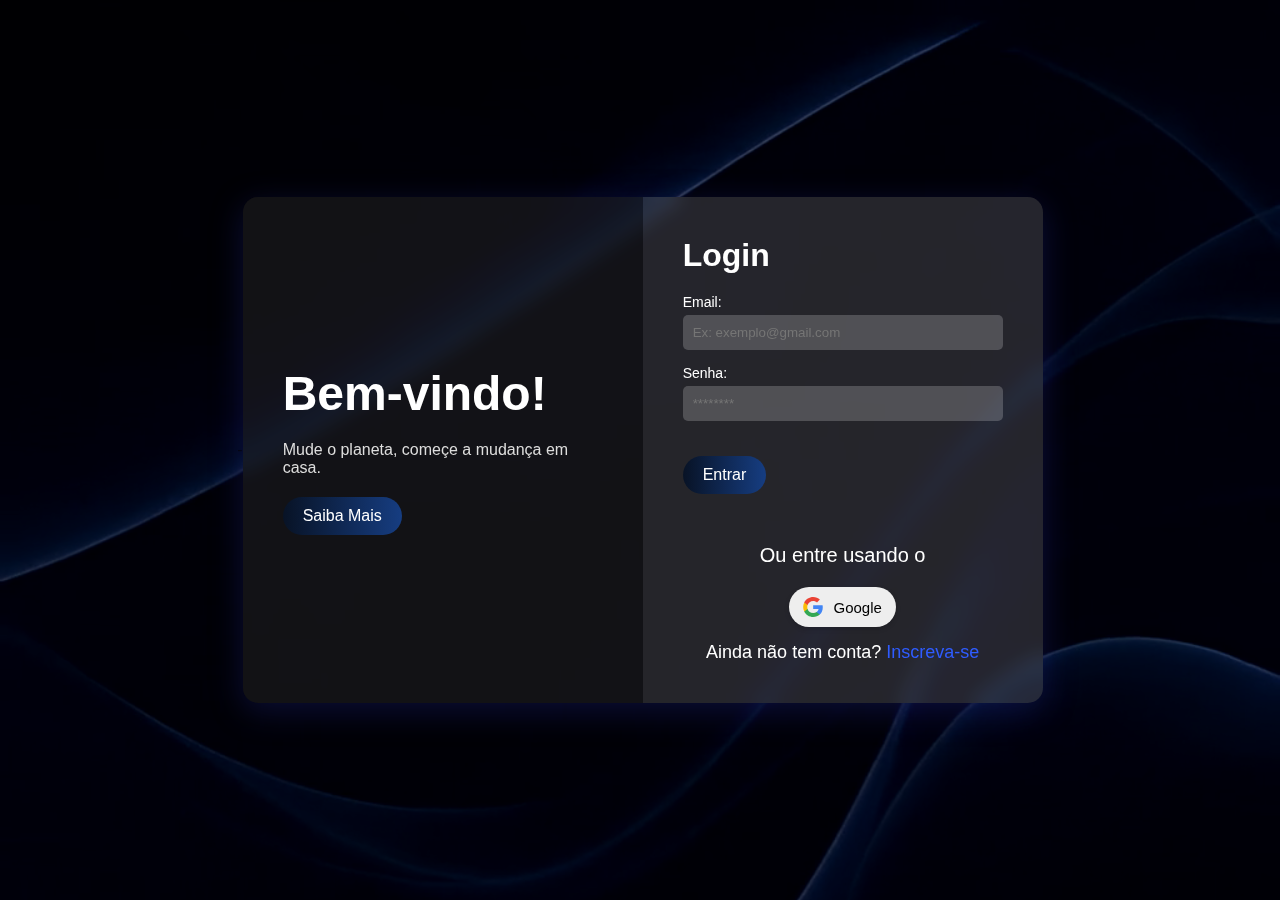
<file: index.html>
<!DOCTYPE html>
<html lang="pt-BR">
<head>
  <meta charset="UTF-8">
  <meta name="viewport" content="width=device-width, initial-scale=1">
  <title>Login Page</title>
  <link rel="stylesheet" href="login.css">
</head>
<body>

<!-- Vídeo de fundo -->
<video autoplay muted loop class="background-video">
  <source src="pixverse2F_1745717507.mp4" type="video/mp4">
</video>

<!-- Conteúdo principal -->
<div class="container">-
  <div class="card">
    <div class="welcome-section">
      <h1>Bem-vindo!</h1>
      <p>Mude o planeta, começe a mudança em casa.</p>
      <a href="educacao.html" class="learn-more-btn">Saiba Mais</a>
    </div>
    <div class="login-section">
      <h2>Login</h2>
      <form id="login-form" method="POST" action="login.php">
        <div class="input-group">
          <label for="email">Email:</label>
          <input type="email" id="email" name="email" placeholder="Ex: exemplo@gmail.com">
        </div>
        <div class="input-group">
          <label for="password">Senha:</label>
          <input type="password" id="password" name="password" placeholder="********">
        </div>

        <button type="submit" class="submit-btn">Entrar</button>

        <div class="login-google-section">
          <p class="login-alt-text">Ou entre usando o</p>
        
          <button class="google-btn">
            <img src="google.svg" alt="Google logo" class="google-icon">
            Google
          </button>
        
          <p class="signup-text">
            Ainda não tem conta? <a href="cadastro.html">Inscreva-se</a>
          </p>
        </div>
      </form>
    </div>
  </div>
</div>

<script src="index.js"></script>
</body>
</html>
</file>
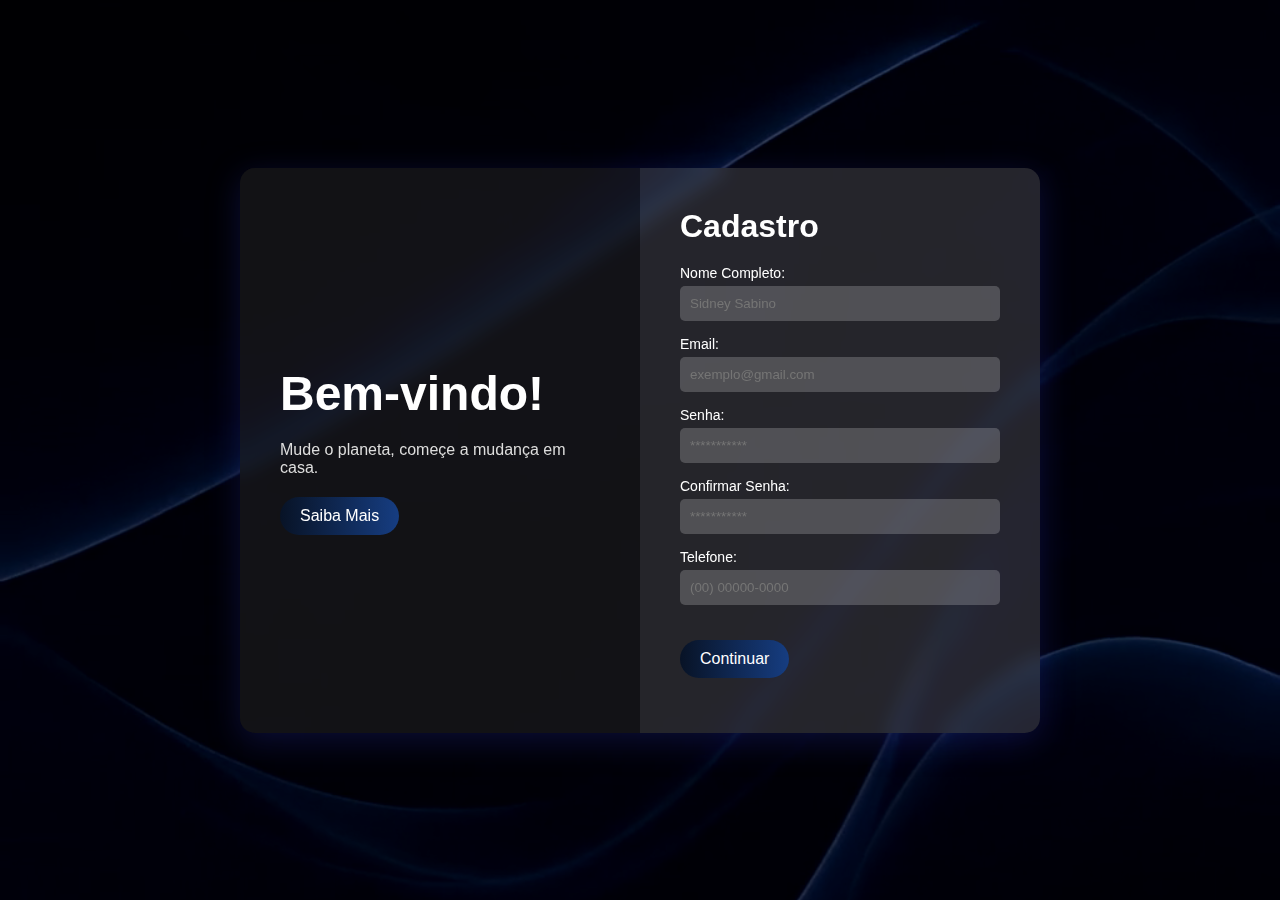
<file: cadastro.html>
<!DOCTYPE html>
<html lang="pt-BR">
<head>
  <meta charset="UTF-8">
  <meta name="viewport" content="width=device-width, initial-scale=1">
  <title>Login Page</title>
  <link rel="stylesheet" href="login.css">
</head>
<body>

<!-- Vídeo de fundo -->
<video autoplay muted loop class="background-video">
  <source src="pixverse2F_1745717507.mp4" type="video/mp4">
</video>

<!-- Conteúdo principal -->
<div class="container">
  <div class="card">
    <div class="welcome-section">
      <h1>Bem-vindo!</h1>
      <p>Mude o planeta, começe a mudança em casa.</p>
      <a href="educacao.html" class="learn-more-btn">Saiba Mais</a>
    </div>
    <div class="login-section">
      <h2>Cadastro</h2>
      <form action="cadastro.php" method="post">
<div class="input-group">
  <div class="input-group">
    <label for="username">Nome Completo:</label>
    <input type="text" id="username" name="username" placeholder="Sidney Sabino">
  </div>
  
  <div class="input-group">
    <label for="email">Email:</label>
    <input type="email" id="email" name="email" placeholder="exemplo@gmail.com">
  </div>
  
  <div class="input-group">
    <label for="password">Senha:</label>
    <input type="password" id="password" name="password" placeholder="***********">
  </div>
  
  <div class="input-group">
    <label for="confirm-password">Confirmar Senha:</label>
    <input type="password" id="confirm-password" name="confirm_password" placeholder="***********">
  </div>
  
  <div class="input-group">
    <label for="phone">Telefone:</label>
    <input type="tel" id="phone" name="phone" placeholder="(00) 00000-0000">
  </div>
        <button type="submit" class="submit-btn">Continuar</button>
      </form>
      

      
    </div>
  </div>
</div>
<script src="cadastro.js"></script>
</body>
</html>
</file>
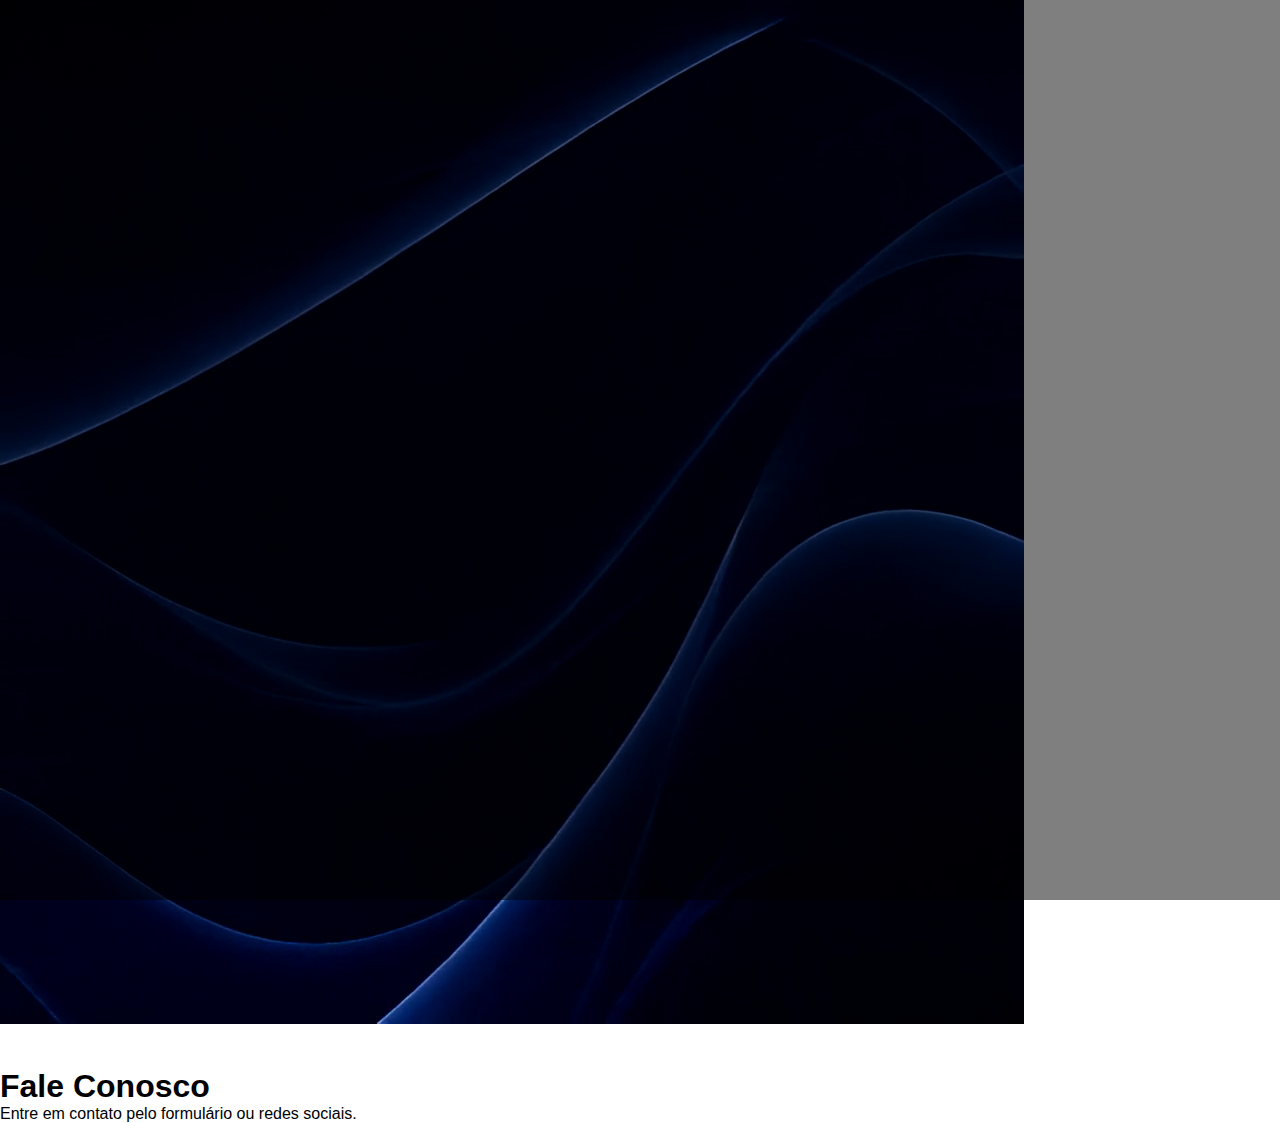
<file: contato.html>
<!DOCTYPE html>
<html lang="pt-BR">
<head>
  <meta charset="UTF-8">
  <meta name="viewport" content="width=device-width, initial-scale=1.0">
  <title>Contato | Meu Site</title>
  <link rel="stylesheet" href="principal.css">
</head>
<body>

<video autoplay muted loop id="bg-video">
  <source src="pixverse2F_1745717507.mp4" type="video/mp4">
</video>

<div class="overlay"></div>

<header>
  <div class="logo">MeuSite</div>
  <nav>
    <ul>
      <li><a href="index.html">Início</a></li>
      <li><a href="sobre.html">Sobre</a></li>
      <li><a href="servicos.html">Serviços</a></li>
      <li><a href="contato.html">Contato</a></li>
    </ul>
  </nav>
</header>

<main class="main-content">
  <h1>Fale Conosco</h1>
  <p>Entre em contato pelo formulário ou redes sociais.</p>
</main>

</body>
</html>
</file>
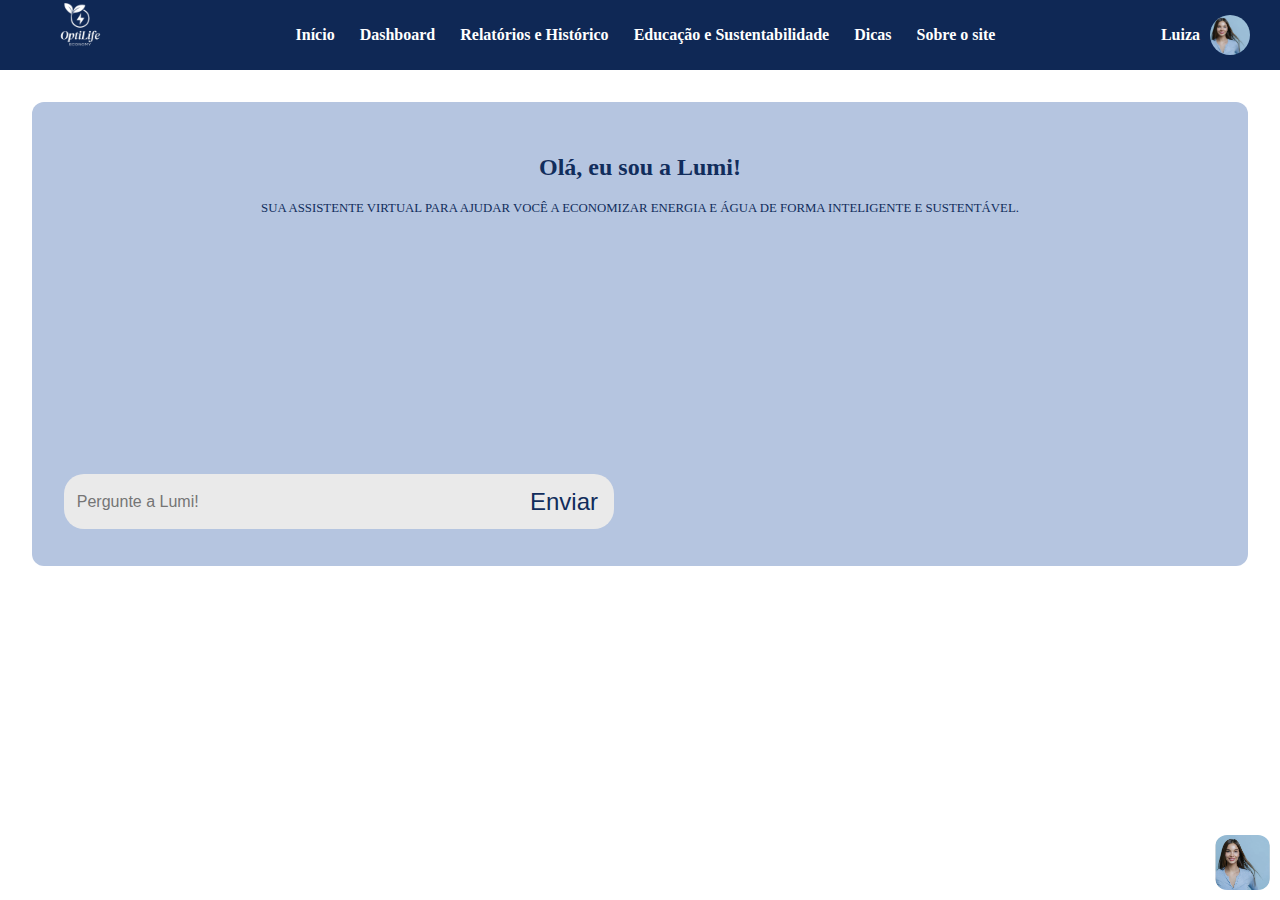
<file: ia.html>
<!DOCTYPE html>
<html lang="pt-BR">
<head>
  <meta charset="UTF-8" />
  <meta name="viewport" content="width=device-width, initial-scale=1.0"/>
  <title>Lumi</title>
  <link rel="stylesheet" href="ia.css" />
</head>
<body>
    <header class="header">
        <div class="logo">
          <img src="2.png" alt="Logo OptiLife" />
        </div>
        <nav class="navbar">
          <a href="principal.html">Início</a>
          <a href="dashboard.html">Dashboard</a>
          <a href="relatorios.html">Relatórios e Histórico</a>
          <a href="educacao.html">Educação e Sustentabilidade</a>
          <a href="dicas.html">Dicas</a>
          <a href="sobre.html">Sobre o site</a>
        </nav>
        <div class="user-info">
          <span class="username">Luiza</span>
          <img src="perfil.PNG" alt="Usuária" class="profile-pic" />
        </div>
      </header>

  <main class="container">
    <h2>Olá, eu sou a Lumi!</h2>
    <p class="subtexto">Sua assistente virtual para ajudar você a economizar energia e água de forma inteligente e sustentável.</p>
    
    <div id="mensagens" class="chat"></div>
    
    <div class="input-area">
        <input type="text" id="entrada" class="input" placeholder="Pergunte a Lumi!">
        <button id="enviar">Enviar</button>
      </div>
      


  </main>

  <img src="perfil.PNG" alt="Lumi" class="avatar-lumi"/>

  <script src="ia.js"></script>
</body>
</html>
</file>
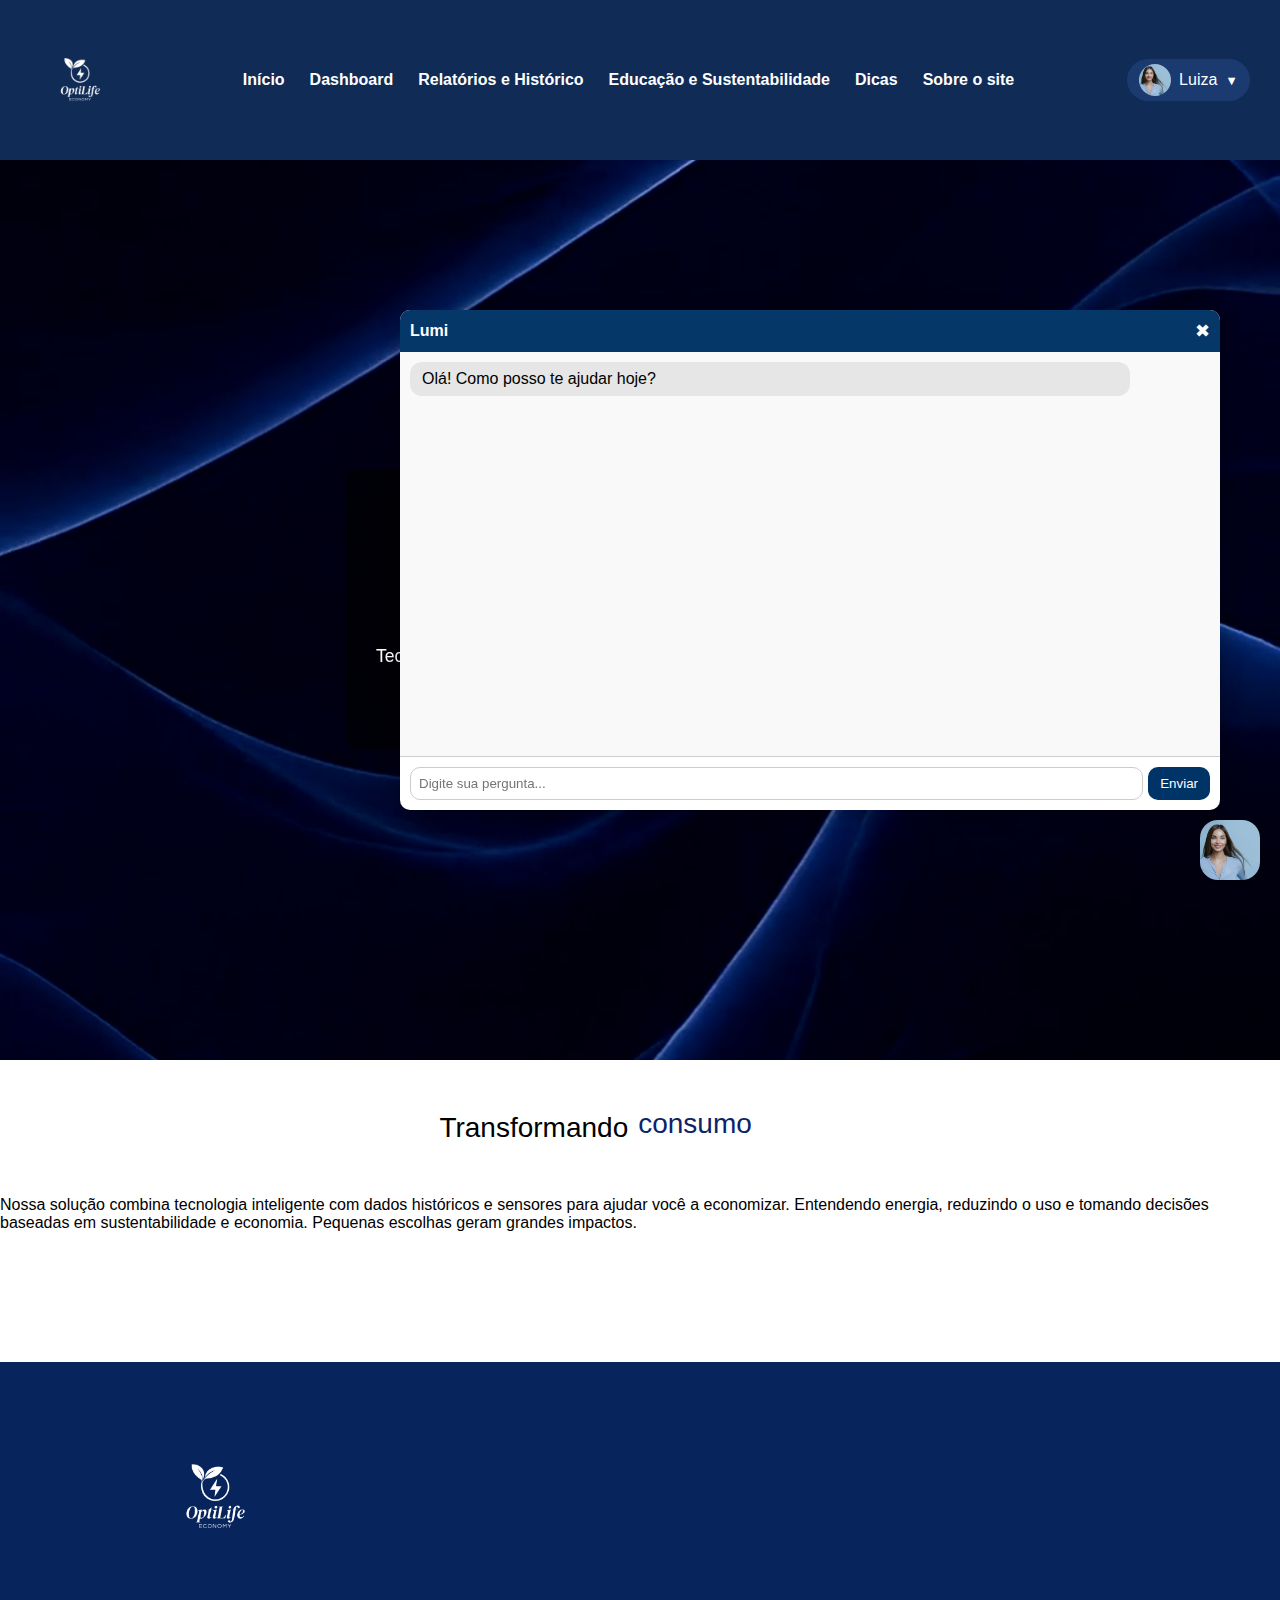
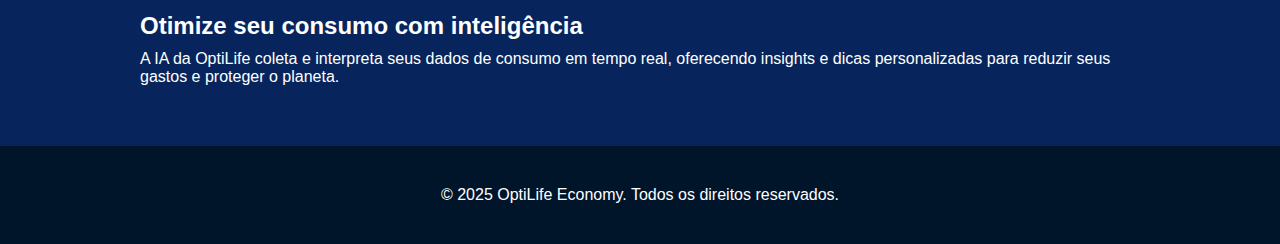
<file: principal.html>
<!DOCTYPE html>
<html lang="pt-BR">
<head>
  <meta charset="UTF-8">
  <meta name="viewport" content="width=device-width, initial-scale=1.0">
  <title>principal</title>
  <link rel="stylesheet" href="principal.css">
</head>
<body>


  <header class="navbar">
    <div class="logo">
      <img src="2.png" alt="Logo OptiLife" />

    </div>
  
    <nav class="nav-links">
      <a href="principal.html">Início</a>
      <a href="dashboard.html">Dashboard</a>
      <a href="relatorios.html">Relatórios e Histórico</a>
      <a href="educacao.html">Educação e Sustentabilidade</a>
      <a href="dicas.html">Dicas</a>
      <a href="sobre.html">Sobre o site</a>
    </nav>
  
    <div class="user-profile">
      <img src="perfil.PNG" alt="Foto de Luiza" />
      <span>Luiza</span>
      <span class="dropdown-icon">▼</span>
    </div>
  </header>
  

  <section class="hero">
    <video autoplay muted loop playsinline class="background-video">
      <source src="pixverse2F_1745717507.mp4" type="video/mp4">
    </video>





    <div class="hero-content">
      <h1>Transforme sua casa.<br>Otimize seu consumo.</h1>
      <p>Tecnologia e sustentabilidade no seu dia a dia com a IA da OptiLife.</p>
      <a href="#" class="btn">Saiba mais</a>
    </div>
  </section>

<!-- Botão flutuante da Lumi -->
<div id="lumi-button" onclick="toggleChat()">
  <img src="perfil.PNG" alt="Lumi" />
</div>

<!-- Caixa de chat -->
<div id="lumi-chat">
  <div class="chat-header">
    <span>Lumi</span>
    <button onclick="toggleChat()">✖</button>
  </div>
  <div class="chat-body" id="mensagens">
    <div class="mensagem lumi">Olá! Como posso te ajudar hoje?</div>
  </div>
  <div class="chat-input">
    <input type="text" id="entrada" placeholder="Digite sua pergunta..." />
    <button id="enviar">Enviar</button>
  </div>
</div>

<style>
  /* Botão flutuante */
  #lumi-button {
    position: fixed;
    bottom: 20px;
    right: 20px;
    width: 60px;
    height: 60px;
    border-radius: 30%;
    overflow: hidden;
    cursor: pointer;
    box-shadow: 0 0 10px rgba(0,0,0,0.3);
    z-index: 1000;
  }

  #lumi-button img {
    width: 100%;
    height: 100%;
    object-fit: cover;
  }

  /* Janela de chat */
  #lumi-chat {
    display: none;
    position: fixed;
    bottom: 90px;
    right: 60px;
    height: 820px;
    width: 820px;
    background: white;
    border-radius: 10px;
    box-shadow: 0 4px 20px rgba(0,0,0,0.3);
    font-family: Arial, sans-serif;
    z-index: 1000;
    overflow: hidden;
    display: flex;
    flex-direction: column;
    max-height: 500px;
  }

  .chat-header {
    background: #053769;
    color: white;
    padding: 10px;
    font-weight: bold;
    display: flex;
    justify-content: space-between;
    align-items: center;
  }

  .chat-header button {
    background: transparent;
    border: none;
    color: white;
    font-size: 18px;
    cursor: pointer;
  }

  .chat-body {
    padding: 10px;
    flex: 1;
    overflow-y: auto;
    background: #f9f9f9;
  }

  .chat-input {
    display: flex;
    border-top: 1px solid #ccc;
    padding: 10px;
    gap: 5px;
  }

  .chat-input input {
    flex: 1;
    padding: 8px;
    border-radius: 10px;
    border: 1px solid #ccc;
  }

  .chat-input button {
    background: #003366;
    color: white;
    border: none;
    padding: 8px 12px;
    border-radius: 10px;
    cursor: pointer;
  }

  .mensagem {
    margin-bottom: 10px;
    padding: 8px 12px;
    border-radius: 12px;
    max-width: 90%;
    clear: both;
  }

  .usuario {
    background: #d0ebff;
    align-self: flex-end;
    margin-left: auto;
    text-align: right;
  }

  .lumi {
    background: #e6e6e6;
    align-self: flex-start;
    margin-right: auto;
    text-align: left;
  }
</style>

<script>
  function toggleChat() {
    const chatBox = document.getElementById('lumi-chat');
    chatBox.style.display = chatBox.style.display === 'block' ? 'none' : 'block';
  }

  document.getElementById("enviar").addEventListener("click", () => {
    const entrada = document.getElementById("entrada");
    const mensagens = document.getElementById("mensagens");

    const texto = entrada.value.trim().toLowerCase();
    if (texto === "") return;

    // Mensagem do usuário
    const bolhaUsuario = document.createElement("div");
    bolhaUsuario.className = "mensagem usuario";
    bolhaUsuario.textContent = texto;
    mensagens.appendChild(bolhaUsuario);

    entrada.value = "";

    setTimeout(() => {
      const bolhaLumi = document.createElement("div");
      bolhaLumi.className = "mensagem lumi";
      let respostaLumi = "";

      if (texto.includes("economizar energia em casa")) {
        respostaLumi = "Para economizar energia em casa, você pode começar desligando as luzes ao sair de um cômodo, usar lâmpadas LED, evitar deixar aparelhos em stand-by e usar a máquina de lavar e a lava-louças com carga total.";
      } else if (texto.includes("economizar água no banheiro")) {
        respostaLumi = "No banheiro, você pode economizar água fechando a torneira ao escovar os dentes e ao se ensaboar, tomar banhos mais curtos e verificar se há vazamentos.";
      } else if (texto.includes("importância de economizar água")) {
        respostaLumi = "Economizar água é crucial para preservar os recursos naturais, garantir o abastecimento para as futuras gerações e reduzir os custos em sua conta.";
      } else if (texto.includes("energias renováveis")) {
        respostaLumi = "Energias renováveis são fontes de energia que se regeneram naturalmente, como a solar, eólica, hidrelétrica e biomassa, sendo importantes para reduzir a emissão de gases de efeito estufa.";
      } else if (texto.includes("consumo de energia do chuveiro")) {
        respostaLumi = "Para reduzir o consumo de energia do chuveiro, procure tomar banhos mais rápidos e, se possível, utilize a chave na posição 'verão', que geralmente consome menos energia.";
      } else if (texto.includes("reutilizar a água da chuva")) {
        respostaLumi = "Você pode reutilizar a água da chuva para regar plantas, lavar o carro e limpar áreas externas. Existem sistemas simples de captação que podem ser instalados em casa.";
      } else if (texto.includes("economizar água na cozinha")) {
        respostaLumi = "Na cozinha, evite lavar a louça com a torneira aberta continuamente, utilize a lava-louças com carga total e aproveite a água do cozimento de legumes para regar as plantas depois de fria.";
      } else if (texto.includes("impacto do desperdício de energia")) {
        respostaLumi = "O desperdício de energia contribui para o aumento da demanda por fontes não renováveis, a emissão de poluentes e o aquecimento global, além de aumentar os gastos com eletricidade.";
      } else {
        respostaLumi = "Olá! Como posso ajudar você a economizar energia ou água?";
      }

      bolhaLumi.textContent = respostaLumi;
      mensagens.appendChild(bolhaLumi);
      mensagens.scrollTop = mensagens.scrollHeight;
    }, 500);
  });
</script>

  
  
  <div class="card">
    <div class="loader">
      <p>Transformando</p>
      <div class="words">
        <span class="word">consumo</span>
        <span class="word">eficiência</span>
        <span class="word">energia</span>
        <span class="word">sustentabilidade</span>
        <span class="word">consumo</span>
      </div>
    </div>
  </div>


    <p>
      Nossa solução combina tecnologia inteligente com dados históricos e sensores para ajudar você a economizar. 
      Entendendo energia, reduzindo o uso e tomando decisões baseadas em sustentabilidade e economia. Pequenas escolhas geram grandes impactos.
    </p>
  </section>

  <div class="container">
    
  </div>
  

  <section class="inteligencia">
    <div class="content">
      <img src="2.png" alt="Logo OptiLife" class="logo-img"> <!-- Substitua pela sua logo -->
      <div>
        <h3>Otimize seu consumo com inteligência</h3>
        <p>
          A IA da OptiLife coleta e interpreta seus dados de consumo em tempo real, oferecendo insights e dicas personalizadas para reduzir seus gastos e proteger o planeta.
        </p>
      </div>
    </div>
  </section>

  <footer>
    <div class="footer-content">
          <p>© 2025 OptiLife Economy. Todos os direitos reservados.</p>
        </div>
      </div>
    </div>
  </footer>
</body>
</html>
</file>
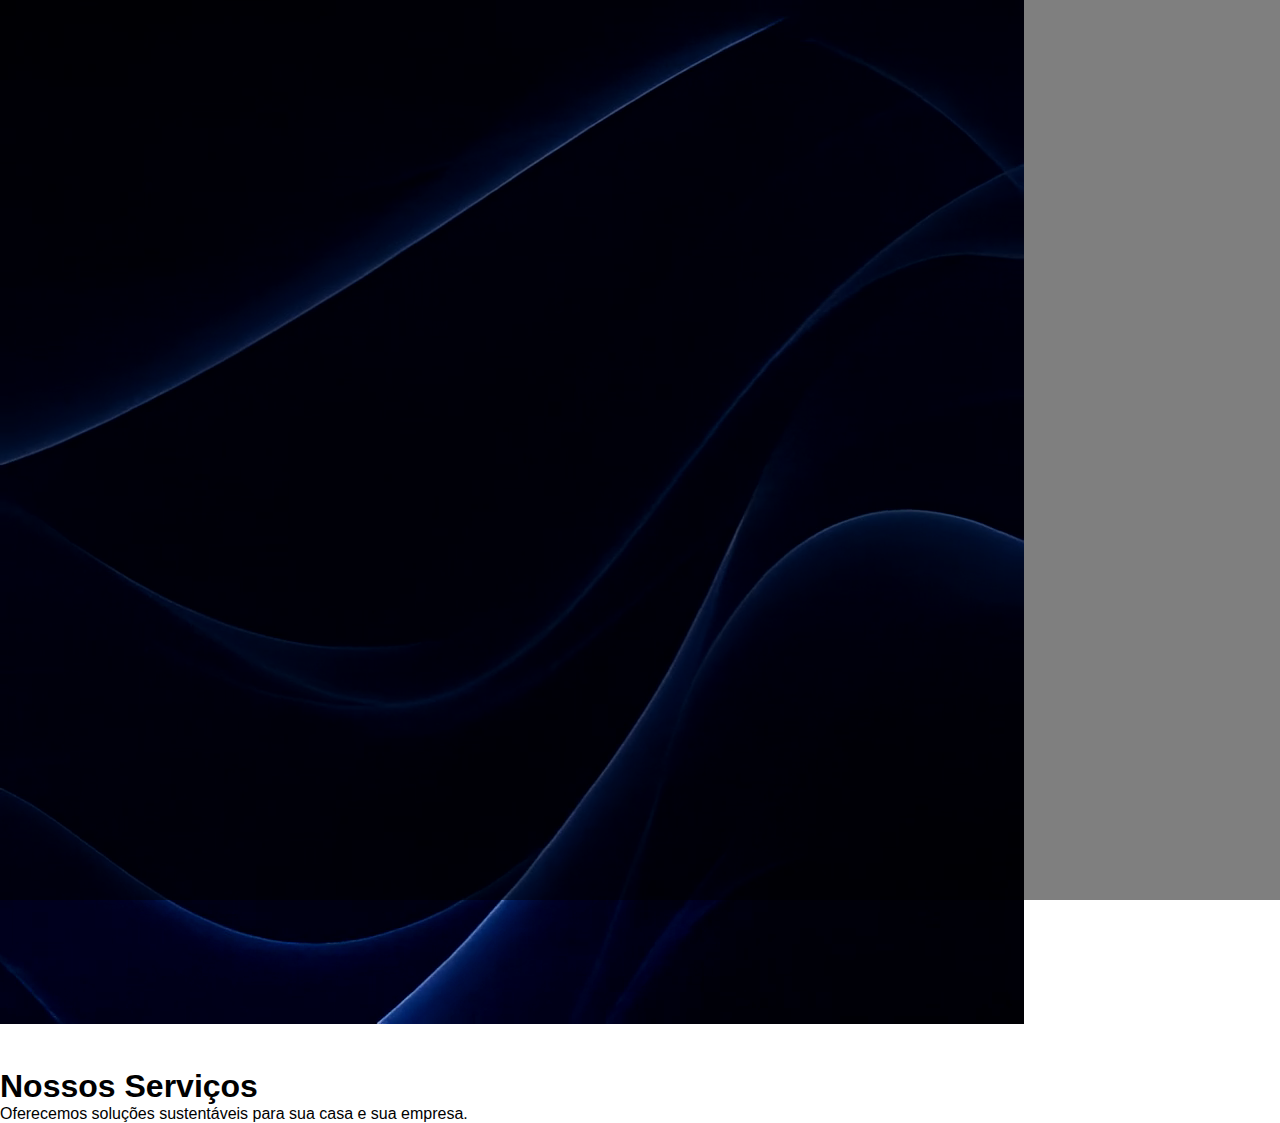
<file: servicos.html>
<!DOCTYPE html>
<html lang="pt-BR">
<head>
  <meta charset="UTF-8">
  <meta name="viewport" content="width=device-width, initial-scale=1.0">
  <title>Serviços | Meu Site</title>
  <link rel="stylesheet" href="principal.css">
</head>
<body>

<video autoplay muted loop id="bg-video">
  <source src="pixverse2F_1745717507.mp4" type="video/mp4">
</video>

<div class="overlay"></div>

<header>
  <div class="logo">MeuSite</div>
  <nav>
    <ul>
      <li><a href="index.html">Início</a></li>
      <li><a href="sobre.html">Sobre</a></li>
      <li><a href="servicos.html">Serviços</a></li>
      <li><a href="contato.html">Contato</a></li>
    </ul>
  </nav>
</header>

<main class="main-content">
  <h1>Nossos Serviços</h1>
  <p>Oferecemos soluções sustentáveis para sua casa e sua empresa.</p>
</main>

</body>
</html>
</file>
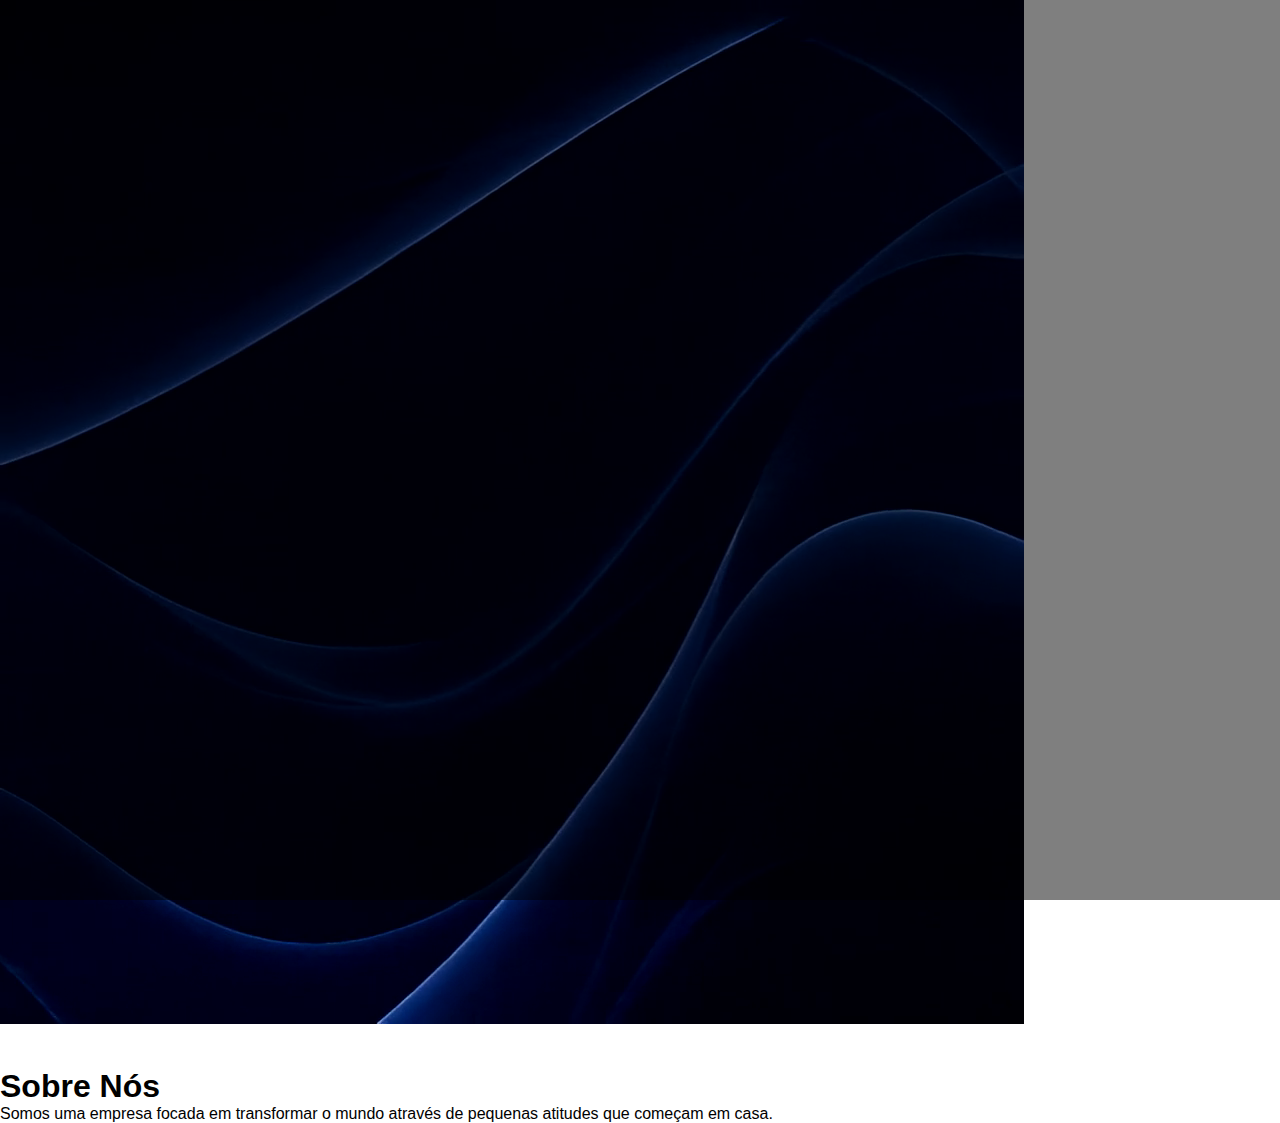
<file: sobre.html>
<!DOCTYPE html>
<html lang="pt-BR">
<head>
  <meta charset="UTF-8">
  <meta name="viewport" content="width=device-width, initial-scale=1.0">
  <title>Sobre | Meu Site</title>
  <link rel="stylesheet" href="principal.css">
</head>
<body>

<video autoplay muted loop id="bg-video">
  <source src="pixverse2F_1745717507.mp4" type="video/mp4">
</video>

<div class="overlay"></div>

<header>
  <div class="logo">MeuSite</div>
  <nav>
    <ul>
      <li><a href="index.html">Início</a></li>
      <li><a href="sobre.html">Sobre</a></li>
      <li><a href="servicos.html">Serviços</a></li>
      <li><a href="contato.html">Contato</a></li>
    </ul>
  </nav>
</header>

<main class="main-content">
  <h1>Sobre Nós</h1>
  <p>Somos uma empresa focada em transformar o mundo através de pequenas atitudes que começam em casa.</p>
</main>

</body>
</html>
</file>
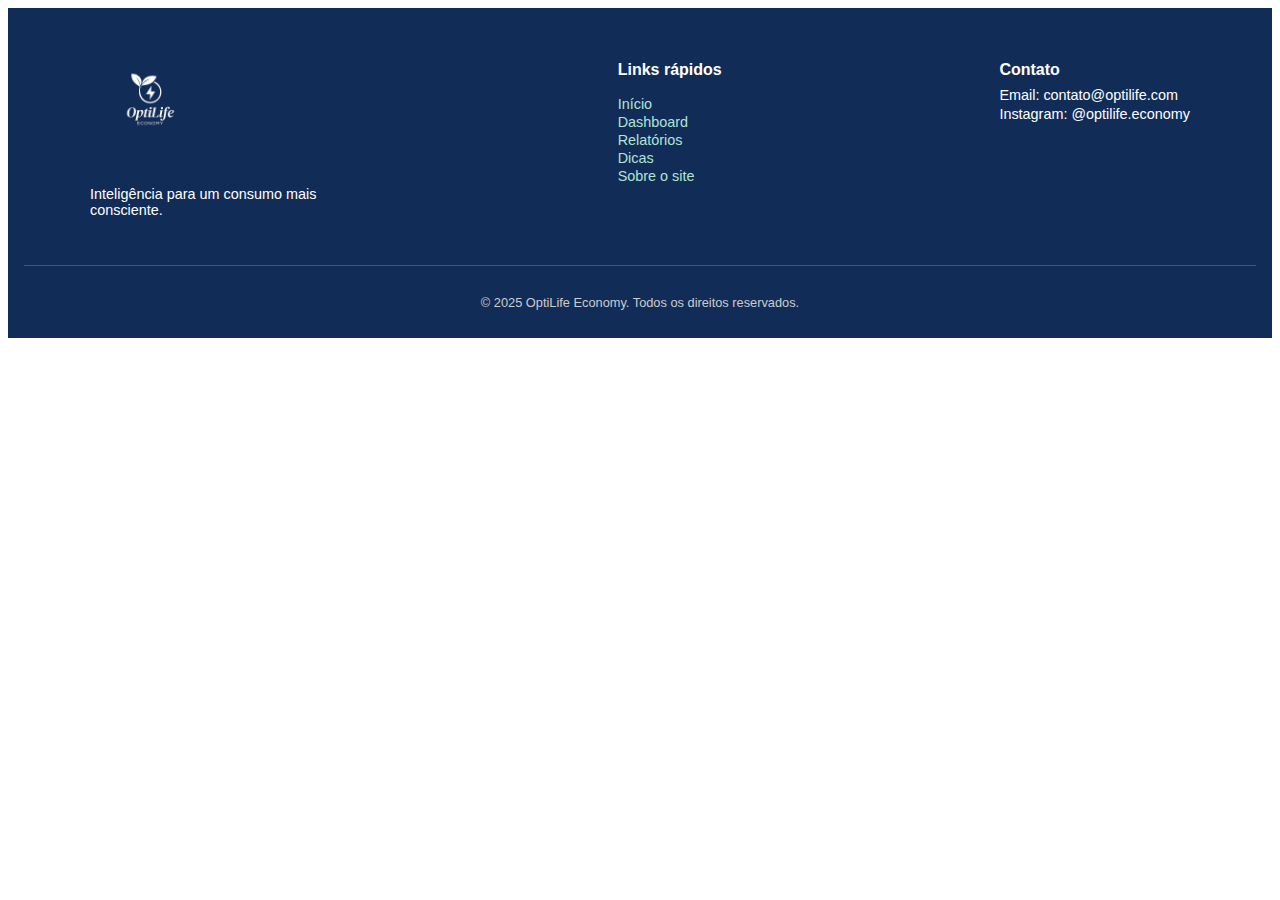
<file: teste.html>
<!DOCTYPE html>
<html lang="en">
<head>
    <meta charset="UTF-8">
    <meta name="viewport" content="width=device-width, initial-scale=1.0">
    <title>Document</title>
    <link rel="stylesheet" href="teste.css" />
</head>
<body>
    <footer class="footer">
        <div class="footer-content">
          <div class="footer-logo">
            <img src="2.png" alt="Logo OptiLife Economy" />
            <p>Inteligência para um consumo mais consciente.</p>
          </div>
      
          <div class="footer-links">
            <h4>Links rápidos</h4>
            <ul>
              <li><a href="/index.html">Início</a></li>
              <li><a href="/dashboard.html">Dashboard</a></li>
              <li><a href="/relatorios.html">Relatórios</a></li>
              <li><a href="/dicas.html">Dicas</a></li>
              <li><a href="/sobre.html">Sobre o site</a></li>
            </ul>
          </div>
      
          <div class="footer-contact">
            <h4>Contato</h4>
            <p>Email: contato@optilife.com</p>
            <p>Instagram: @optilife.economy</p>
          </div>
        </div>
      
        <div class="footer-bottom">
          <p>&copy; 2025 OptiLife Economy. Todos os direitos reservados.</p>
        </div>
      </footer>
      
</body>
</html>
</file>
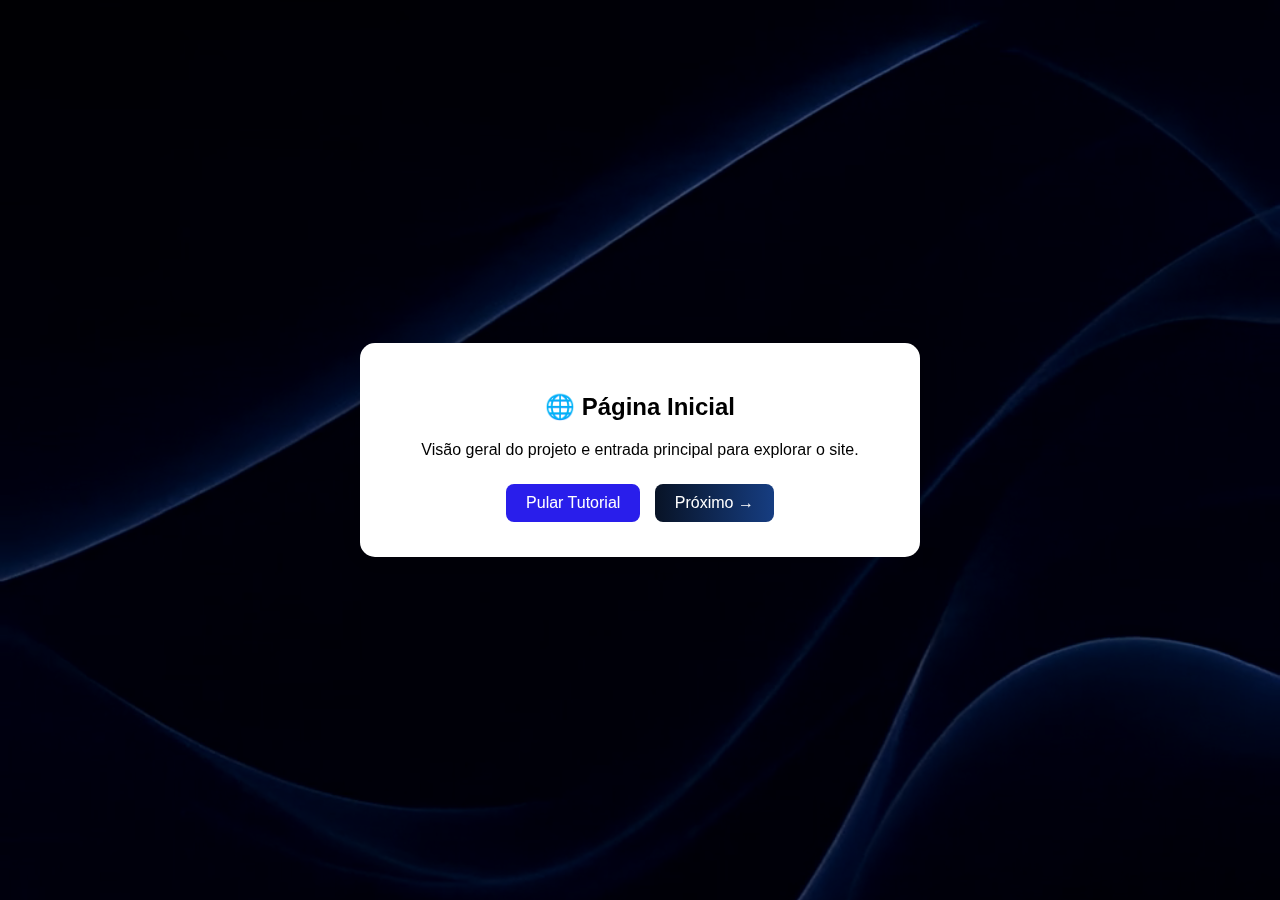
<file: tutorial.html>
<!DOCTYPE html>
<html lang="pt-BR">
<head>
  <meta charset="UTF-8" />
  <meta name="viewport" content="width=device-width, initial-scale=1.0"/>
  <title>Tutorial do Site</title>
  <link rel="stylesheet" href="tutorial.css" />
</head>
<body>

  <!-- Vídeo de fundo -->
<video autoplay muted loop class="background-video">
  <source src="pixverse2F_1745717507.mp4" type="video/mp4">
</video>

  <!-- Modal do Tutorial -->
  <div id="tutorialModal" class="modal">
    <div class="modal-content">
      <h2 id="tutorial-title">Título do Tutorial</h2>
      <p id="tutorial-description">Descrição da etapa atual...</p>
      <div class="buttons">
        <button id="prevBtn">← Anterior</button>
        <button id="skipBtn">Pular Tutorial</button>
        <button id="nextBtn">Próximo →</button>
      </div>
    </div>
  </div>

  <script src="tutorial.js"></script>
</body>
</html>
</file>
<file: login.css>
* {
  margin: 0;
  padding: 0;
  box-sizing: border-box;
  font-family: 'Poppins', sans-serif;
}

body, html {
  height: 100%;
  width: 100%;
}

.background-video {
  position: fixed;
  top: 0;
  left: 0;
  min-width: 100%;
  min-height: 100%;
  object-fit: cover;
  z-index: -1;
}

.container {
  height: 100vh;
  display: flex;
  justify-content: center;
  align-items: center;
  background-color: rgba(0,0,0,0.6); /* escurece um pouco o fundo */
  padding: 20px;
}

.card {
  display: flex;
  background: rgba(255, 255, 255, 0.1);
  border-radius: 15px;
  backdrop-filter: blur(10px);
  box-shadow: 0 8px 32px 0 rgba(31, 38, 135, 0.37);
  overflow: hidden;
  width: 800px;
  max-width: 90%;
}

.welcome-section {
  flex: 1;
  padding: 40px;
  color: white;
  display: flex;
  flex-direction: column;
  justify-content: center;
  background: rgba(0, 0, 0, 0.3);
}

.welcome-section h1 {
  font-size: 48px;
  margin-bottom: 20px;
}

.welcome-section p {
  margin-bottom: 20px;
  font-size: 16px;
  color: #ddd;
}

.learn-more-btn {
  background: linear-gradient(90deg, #081326, #163d81);
  color: white;
  padding: 10px 20px;
  border: none;
  border-radius: 25px;
  cursor: pointer;
  text-decoration: none;
  text-align: center;
  width: fit-content;
}

.login-section {
  flex: 1;
  padding: 40px;
  display: flex;
  flex-direction: column;
  justify-content: center;
  background: rgba(255, 255, 255, 0.05);
}

.login-section h2 {
  margin-bottom: 20px;
  color: white;
  font-size: 32px;
}

.input-group {
  margin-bottom: 15px;
}

.input-group label {
  display: block;
  color: white;
  margin-bottom: 5px;
  font-size: 14px;
}

.input-group input {
  width: 100%;
  padding: 10px;
  border: none;
  border-radius: 5px;
  outline: none;
  background: rgba(255, 255, 255, 0.2);
  color: white;
}

.submit-btn {

  /* justify-content: center; Centraliza horizontalmente */

  margin-top: 20px;
  padding: 10px 20px;
  background: linear-gradient(90deg, #081326, #163d81);
  border: none;
  color: white;
  border-radius: 25px;
  cursor: pointer;
  font-size: 16px;
}

.login-alt-text {
  color: white;
  margin-top: 20px;
}

.login-google-section {
  display: flex;
  flex-direction: column;
  align-items: center;
  margin-top: 30px;
  font-family: 'Segoe UI', Tahoma, Geneva, Verdana, sans-serif;
}

.login-alt-text {
  color: white;
  font-size: 20px;
  margin-bottom: 20px;
}

.google-btn {
  display: flex;
  align-items: center;
  gap: 10px;
  background-color: #eeeeee;
  color: black;
  padding: 10px 14px;
  border: none;
  border-radius: 20px;
  font-size: 15px;
  font-weight: 150;
  cursor: pointer;
  box-shadow: 0 2px 5px rgba(0, 0, 0, 0.15);
}

.google-icon {
  width: 20px;
  height: 20px;
}

.signup-text {
  color: white;
  font-size: 18px;
  margin-top: 15px;
}

.signup-text a {
  color: #2f5cff;
  text-decoration: none;
  font-weight: 500;
}
</file>
<file: principal.css>
* {
    margin: 0;
    padding: 0;
    box-sizing: border-box;
    font-family: 'Poppins', sans-serif;

  }


  body {
    font-family: 'Arial', sans-serif;
    color: #000;
  }

  
  nav ul {
    list-style: none;
    display: flex;
    gap: 20px;
  }
  
  nav a {
    color: #fff;
    text-decoration: none;
  }

  .hero {
    position: relative;
    height: 100vh;
    overflow: hidden;
    color: white;
    display: flex;
    justify-content: center;
    align-items: center;
    text-align: center;
  }
  
  .background-video {
    position: absolute;
    top: 0;
    left: 0;
    width: 100%;
    height: 100%;
    object-fit: cover;
    z-index: 0;
  }
  
  .hero-content {
    position: relative;
    z-index: 1;
    background-color: rgba(0, 0, 0, 0.6); /* mais escuro para legibilidade */
    padding: 40px 30px;
    border-radius: 12px;
    max-width: 600px;
    text-align: center;
  }
  
  .hero-content h1 {
    font-size: 2.8rem;
    font-weight: bold;
    margin-bottom: 20px;
    line-height: 1.3;
  }
  
  .hero-content p {
    font-size: 1.1rem;
    margin-bottom: 25px;
  }
  
  .hero-content .btn {
    padding: 12px 25px;
    font-size: 1rem;
    background-color: #0044ff;
    color: white;
    border: none;
    border-radius: 8px;
    cursor: pointer;
    text-decoration: none;
    transition: background-color 0.3s;
  }
  
  /* Botão flutuante com avatar */
#lumi-button {
  position: fixed;
  bottom: 20px;
  right: 20px;
  z-index: 1000;
  cursor: pointer;
}

.lumi-avatar {
  width: 60px;
  height: 60px;
  border-radius: 50%;
  border: 2px solid #cce0ff;
  box-shadow: 0 4px 12px rgba(0, 0, 0, 0.2);
}

/* Botão da Lumi no canto inferior */
#lumi-button {
  position: fixed;
  bottom: 20px;
  right: 20px;
  width: 60px;
  height: 60px;
  border-radius: 50%;
  overflow: hidden;
  cursor: pointer;
  box-shadow: 0 0 10px rgba(0,0,0,0.3);
  transition: transform 0.3s;
  z-index: 1000;
}

#lumi-button img {
  width: 100%;
  height: 100%;
  object-fit: cover;
}

  
  .hero-content .btn:hover {
    background-color: #0033cc;
  }
  
  .overlay {
    position: absolute;
    top: 0;
    left: 0;
    width: 100%;
    height: 100%;
    background: rgba(0, 0, 0, 0.5); /* Escurecimento de 50% */
    z-index: 1;
  }
  
  .card {
    padding: 1rem 2rem;
    border-radius: 1.25rem;
    width: fit-content;
    margin: 2rem auto;
  }
  
  .loader {
    color: rgb(0, 0, 0);
    font-family: "Poppins", sans-serif;
    font-weight: 500;
    font-size: 28px;
    display: flex;
    align-items: center;
    border-radius: 8px;
  }
  
  .words {
    overflow: hidden;
    position: relative;
    height: 40px;
  }
  
  .words::after {
    content: "";
    position: absolute;
    inset: 0;
    background: linear-gradient(
      var(--bg-color) 10%,
      transparent 30%,
      transparent 70%,
      var(--bg-color) 90%
    );
    z-index: 20;
  }
  
  .word {
    display: block;
    height: 100%;
    padding-left: 10px;
    color: #0c2369;
    animation: spinWords 4s infinite;
  }
  
  @keyframes spinWords {
    10% { transform: translateY(-100%); }
    25% { transform: translateY(-100%); }
    35% { transform: translateY(-200%); }
    50% { transform: translateY(-200%); }
    60% { transform: translateY(-300%); }
    75% { transform: translateY(-300%); }
    85% { transform: translateY(-400%); }
    100% { transform: translateY(-400%); }
  }
  
  
  .btn {
    background: #004bff;
    color: white;
    padding: 10px 20px;
    text-decoration: none;
    border-radius: 6px;
  }
  
  .consumo {
    padding: 60px 20px;
    text-align: center;
    background: #fff;
  }
  
  .consumo h2 {
    font-size: 28px;
    margin-bottom: 20px;
  }
  
  .consumo span {
    color: #004bff;
  }
  
  .inteligencia {
    background: #07255c;
    color: white;
    padding: 60px 20px;
  }
  
  .inteligencia .content {
    max-width: 1000px;
    margin: auto;
    display: flex;
    align-items: center;
    gap: 40px;
    flex-wrap: wrap;
  }
  
  .logo-img {
    width: 150px;
    height: auto;
  }
  
  .inteligencia h3 {
    font-size: 24px;
    margin-bottom: 10px;
  }
  
  footer {
    background: #00142a;
    color: #fff;
    padding: 40px 20px;
    text-align: center;
  }
  
  .footer-content {
    max-width: 1000px;
    margin: auto;
  }
  
  .footer-links {
    display: flex;
    justify-content: center;
    gap: 60px;
    margin-top: 20px;
  }
  
  .footer-links h4 {
    margin-bottom: 10px;
  }
  
  .footer-links ul {
    list-style: none;
  }
  
  .footer-links a {
    color: #fff;
    text-decoration: none;
  }

  .navbar {
    background-color: #0f2b56;
    display: flex;
    align-items: center;
    justify-content: space-between;
    padding: 30px 30px;
    font-family: 'Segoe UI', sans-serif;
    position: relative;
    z-index: 10;
  }
  
  .logo {
    display: flex;
    align-items: center;
    gap: 10px;
    color: white;
    font-weight: bold;
    font-size: 1.2rem;
  }
  
  .logo img {
    width: 100px;
    height: 100px;

  }
  
  .logo small {
    font-weight: normal;
    font-size: 0.7rem;
  }
  
  .nav-links {
    display: flex;
    gap: 25px;
  }
  
  .nav-links a {
    color: white;
    font-weight: bold;
    text-decoration: none;
    transition: color 0.3s;
  }
  
  .nav-links a:hover {
    color: #cddffb;
  }
  
  .user-profile {
    display: flex;
    align-items: center;
    gap: 8px;
    color: white;
    font-weight: 500;
    background-color: #1b3a70;
    padding: 5px 12px;
    border-radius: 30px;
  }
  
  .user-profile img {
    width: 32px;
    height: 32px;
    border-radius: 50%;
    object-fit: cover;
  }
  
  .dropdown-icon {
    font-size: 0.8rem;
  }
  
  .container {
    margin-bottom: 130px; 
  }
</file>
<file: ia.css>
body {
  margin: 0;
  font-family: 'Georgia', serif;
  background-color: #fff;
}

/* Estilo base do header */
.header {
  background-color: #0f2855;
  display: flex;
  align-items: center;
  justify-content: space-between;
  padding: 0 30px;
  height: 70px;
  position: relative;
  z-index: 10;
}

/* Aumentar a logo sem alterar o header */
.logo img {
  height: 90px;
  margin-top: -20px; /* Faz a logo "sair" do header */
}

/* Estilo da navbar */
.navbar {
  display: flex;
  gap: 25px;
}

.navbar a {
  color: white;
  text-decoration: none;
  font-weight: bold;
  font-size: 16px;
  transition: 0.2s;
}

.navbar a:hover {
  text-decoration: underline;
}

/* Usuária */
.user-info {
  display: flex;
  align-items: center;
  gap: 10px;
}

.username {
  color: white;
  font-weight: bold;
}

.profile-pic {
  width: 40px;
  height: 40px;
  object-fit: cover;
  border-radius: 50%;
}


.logo {
  display: flex;
  align-items: center;
  gap: 0.5rem;
}

.logo img {
  height: 100px; /* aumente para o tamanho desejado */
}

nav {
  flex: 1;
  display: flex;
  justify-content: center;
  gap: 2rem;
}

nav a {
  color: white;
  text-decoration: none;
  font-weight: bold;
}

.perfil {
  display: flex;
  align-items: center;
  gap: 0.5rem;
}

.perfil img {
  width: 35px;
  height: 35px;
  border-radius: 50%;
}

.container {
  max-width: 90%;
  margin: 2rem auto;
  background-color: #b5c5e0;
  border-radius: 12px;
  padding: 2rem;
  position: relative;
  min-height: 400px;
}

h2 {
  text-align: center;
  color: #112d5c;
}

.subtexto {
  text-align: center;
  font-size: 0.8rem;
  color: #112d5c;
  text-transform: uppercase;
  margin-bottom: 1rem;
}

.chat {
  max-height: 250px;
  overflow-y: auto;
  padding: 1rem;
  display: flex;
  flex-direction: column;
  gap: 1rem;
}

.mensagem {
  padding: 0.6rem 1rem;
  border-radius: 15px;
  max-width: 70%;
}

.usuario {
  background-color: #ffffff;
  align-self: flex-end;
  color: #333;
}

.lumi {
  background-color: #d9e6f2;
  align-self: flex-start;
  color: #112d5c;
}

.input-area {
  width: 550px;
  background-color: #eaeaea;
  display: flex;
  align-items: center;
  justify-content: center; /* centraliza horizontalmente na tela */
  margin-top: 210px;
  border-radius: 20px;
  gap: 15px; /* separa visualmente o input do botão */
}

/* Estilo do input */
.input {

  width: 550px;
  height: 30px;
  outline: none;
  background-color: #F3F3F3;
  border-radius: 20px;
  transition: all 0.5s;
  font-size: 18px;
}

.input:hover,
.input:focus {
  border: 2px solid #4A9DEC;
  box-shadow: 0 0 0 7px rgba(74, 157, 236, 0.2); /* SOMENTE no input */
}

/* Botão ao lado do input */
#enviar {
  height: 50px;
  padding: 0 20px;
  margin-left: 10px;
  color: white;
  border: none;
  border-radius: 10px;
  font-size: 16px;
  cursor: pointer;
}



#entrada {
  flex: 1;
  padding: 0.8rem;
  border: none;
  outline: none;
  font-size: 1rem;
  background-color: transparent;
}

#enviar {
  background-color: transparent;
  border: none;
  font-size: 1.5rem;
  padding: 0 1rem;
  cursor: pointer;
  color: #112d5c;
}

.avatar-lumi {
  position: fixed;
  bottom: 10px;
  right: 10px;
  width: 55px;
  height: 55px;
  border-radius: 12px;
}
</file>
<file: teste.css>
.footer {
    background-color: #122C58;
    color: #fff;
    padding: 2rem 1rem 1rem;
    font-family: 'Poppins', sans-serif;
  }
  
  .footer-content {
    display: flex;
    flex-wrap: wrap;
    justify-content: space-between;
    max-width: 1100px;
    margin: 0 auto;
    gap: 2rem;
  }
  
  .footer-logo img {
    width: 120px;
    margin-bottom: 0.5rem;
  }
  
  .footer-logo p {
    font-size: 0.9rem;
    max-width: 250px;
  }
  
  .footer-links h4,
  .footer-contact h4 {
    font-size: 1rem;
    margin-bottom: 0.5rem;
  }
  
  .footer-links ul {
    list-style: none;
    padding: 0;
  }
  
  .footer-links ul li a {
    color: #b0e4d3;
    text-decoration: none;
    font-size: 0.9rem;
    transition: color 0.3s ease;
  }
  
  .footer-links ul li a:hover {
    color: #ffffff;
  }
  
  .footer-contact p {
    font-size: 0.9rem;
    margin: 0.2rem 0;
  }
  
  .footer-bottom {
    text-align: center;
    border-top: 1px solid #ffffff33;
    margin-top: 2rem;
    padding-top: 1rem;
    font-size: 0.8rem;
    color: #ccc;
  }
</file>
<file: tutorial.css>
body {
  font-family: Arial, sans-serif;
  margin: 0;
}

.background-video {
  position: fixed;
  top: 0;
  left: 0;
  min-width: 100%;
  min-height: 100%;
  object-fit: cover;
  z-index: -1;
}

.modal {
  position: fixed;
  top: 0;
  left: 0;
  width: 100%;
  height: 100%;
  background-color: rgba(0, 0, 0, 0.5);
  display: flex;
  justify-content: center;
  align-items: center;
  z-index: 9999;
}


.modal-content {
  background: white;
  padding: 30px;
  border-radius: 15px;
  width: 90%;
  max-width: 500px;
  text-align: center;
  box-shadow: 0 0 20px rgba(0, 0, 0, 0.2);
}

.buttons {
  margin-top: 20px;
}

button {
  margin: 5px;
  padding: 10px 20px;
  border: none;
  border-radius: 8px;
  font-size: 16px;
  cursor: pointer;
  transition: 0.3s;
}

#prevBtn {
  color: #fff;
  background: linear-gradient(90deg, #163d81, #081326);
}

#skipBtn {
  background-color: #291eeb;
  color: white;
}

#nextBtn {
  background: linear-gradient(90deg, #081326, #163d81);
  color: white;
}
</file>
